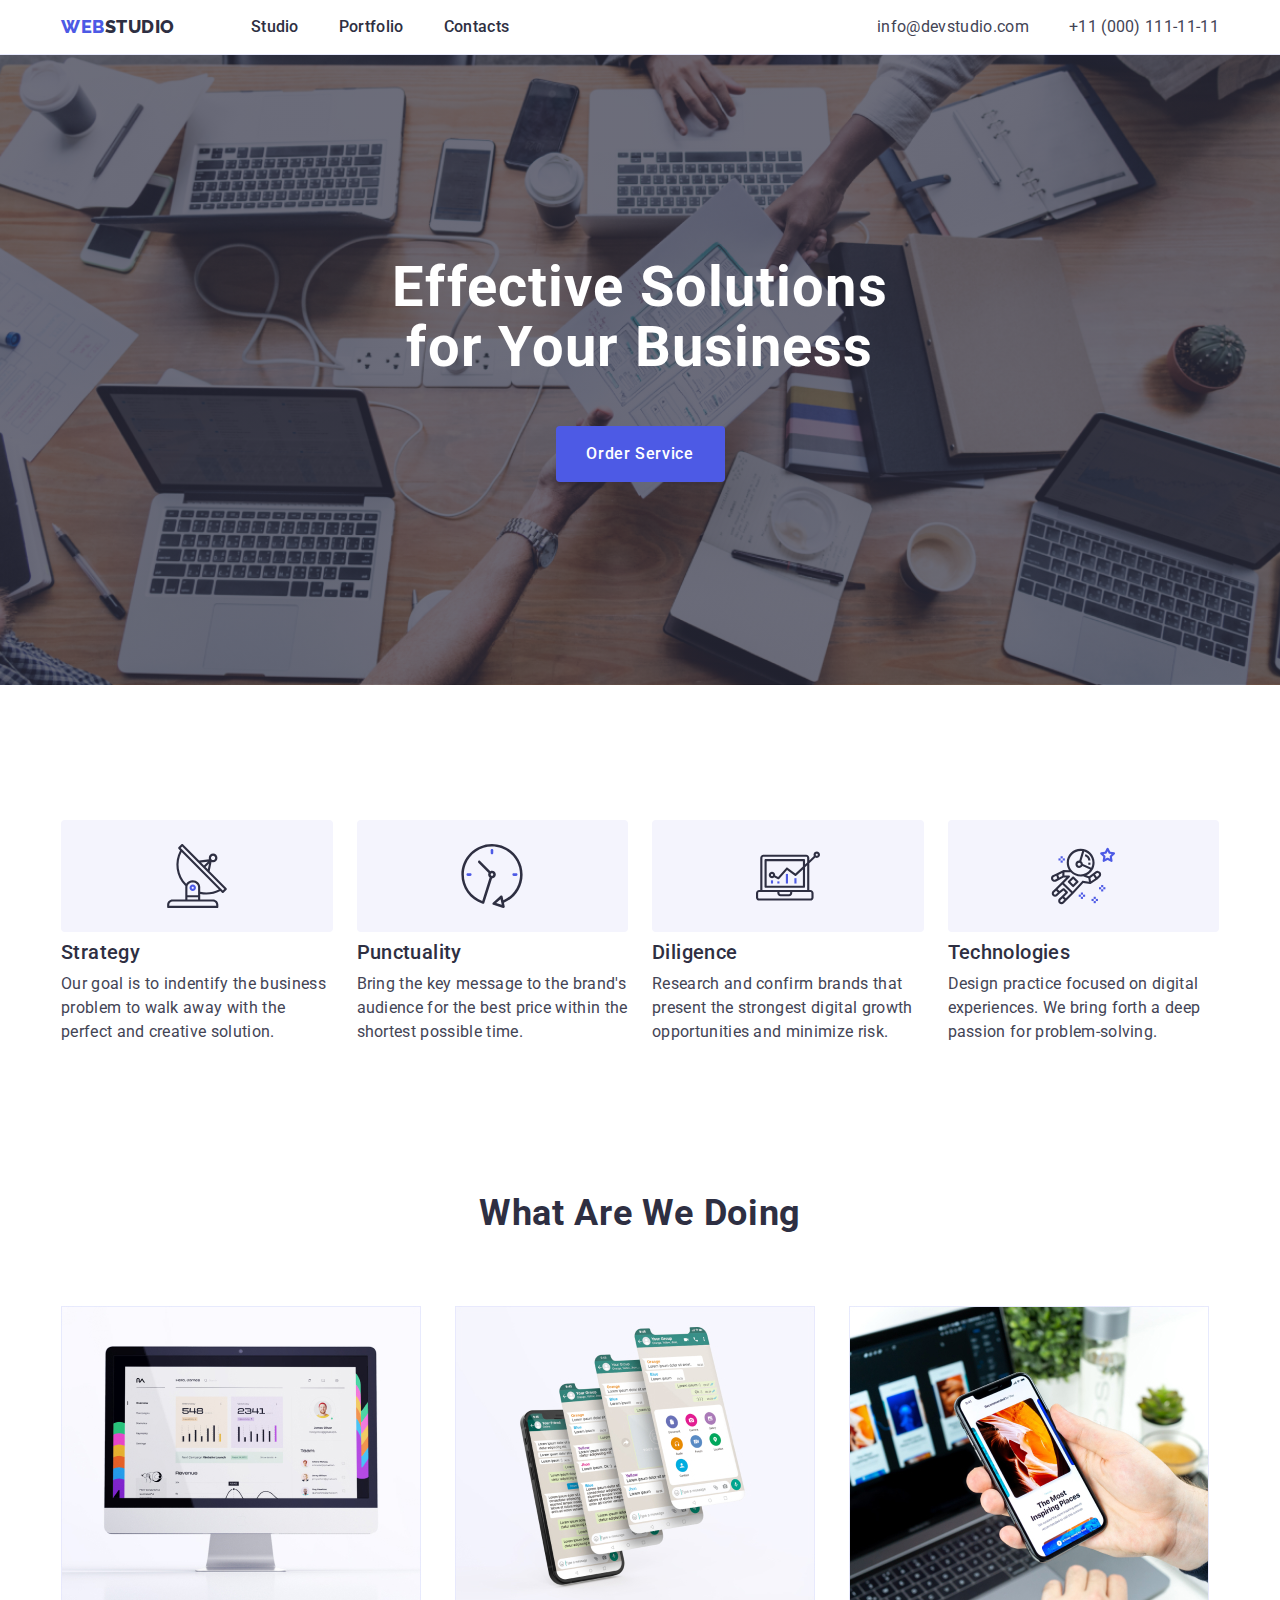
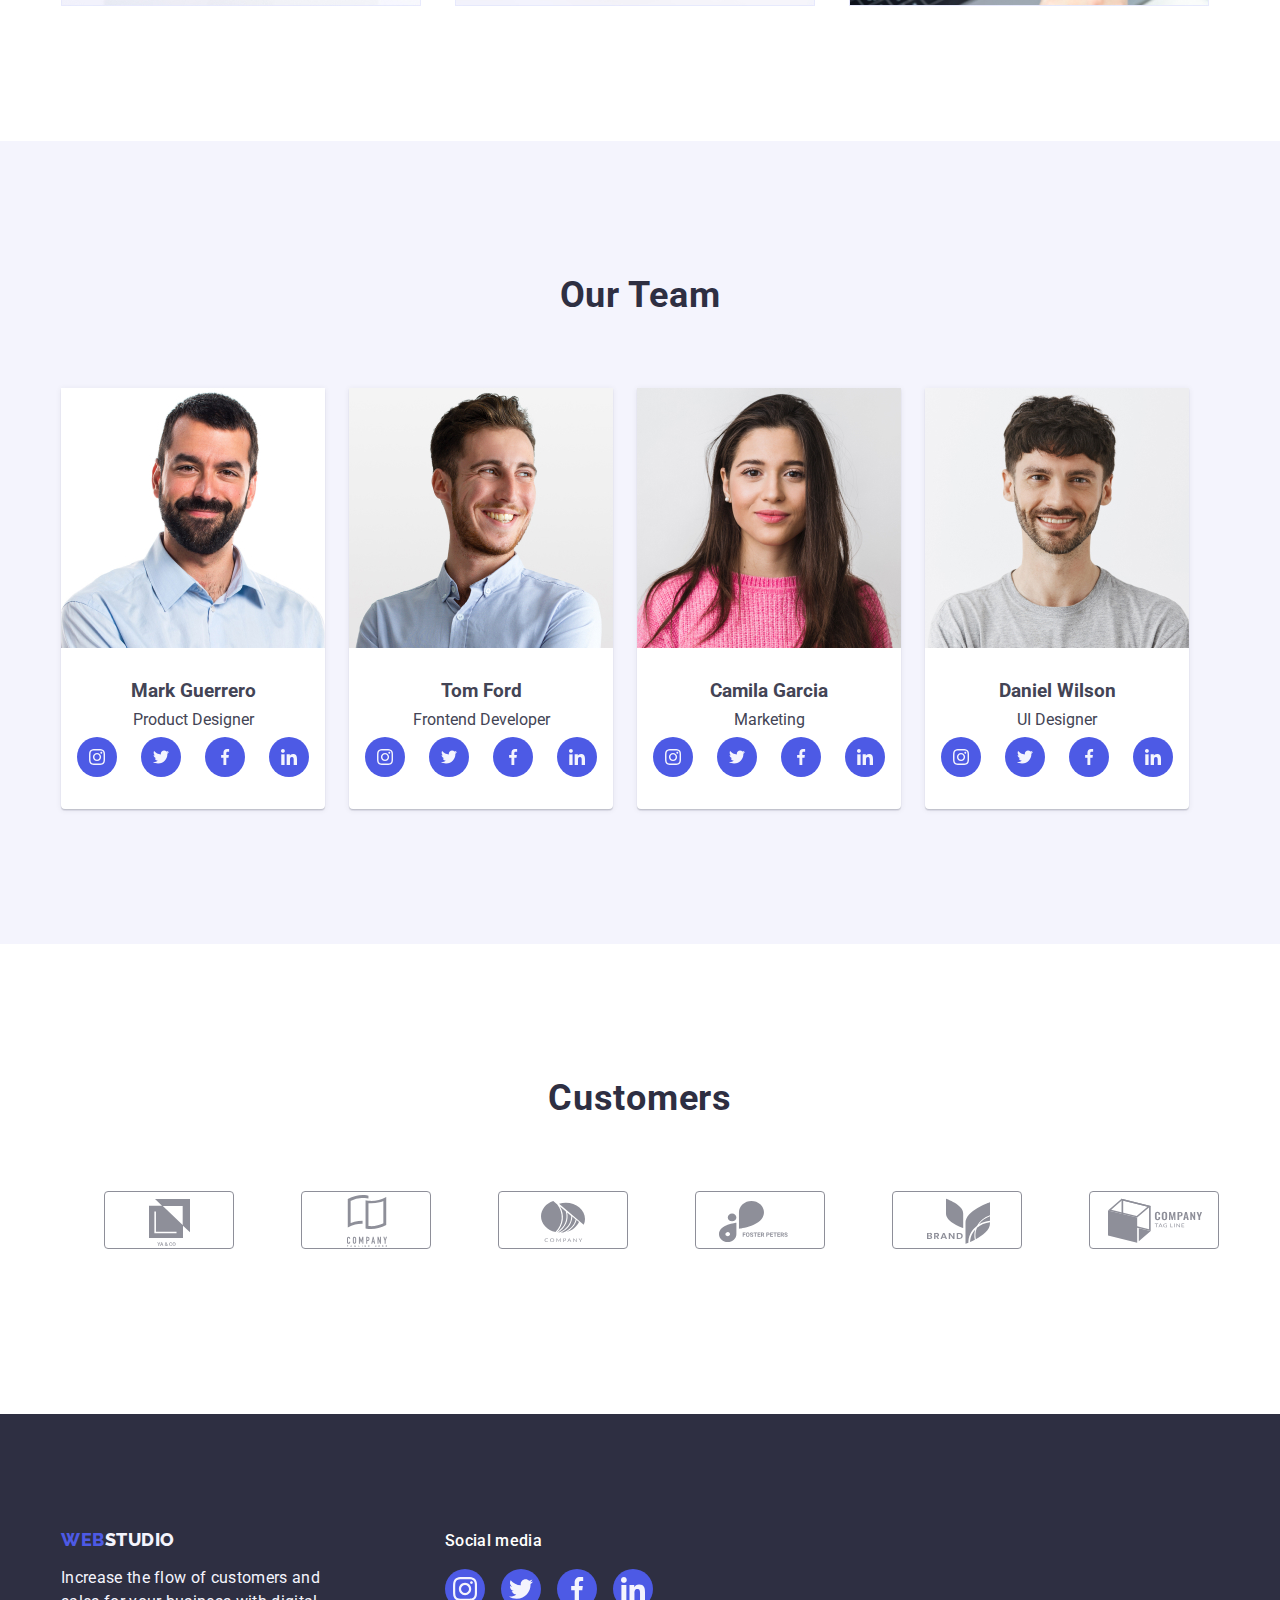
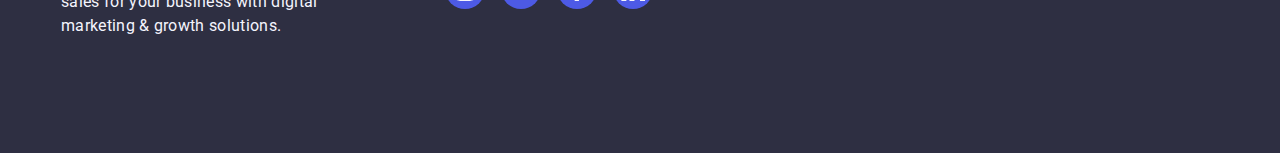
<file: index.html>
<!DOCTYPE html>
<html lang="en">
  <head>
    <meta charset="UTF-8" />
    <meta name="viewport" content="width=device-width, initial-scale=1.0" />
    <title>Index</title>

    <!-- Fonts -->
    <link rel="preconnect" href="https://fonts.googleapis.com" />
    <link rel="preconnect" href="https://fonts.gstatic.com" crossorigin />
    <link
      href="https://fonts.googleapis.com/css2?family=Raleway:wght@100;200;300;400;500;600;700;800;900&family=Roboto:wght@100;300;400;500;700;800;900&display=swap"
      rel="stylesheet"
    />

    <!-- my css -->
    <link rel="stylesheet" href="./css/styles.css" />
  </head>
  <body>
    <!-- my header -->
    <header class="header">
      <div class="top-header container">
        <nav class="nav">
          <a class="logo link" href="./index.html"
            >Web<span class="header-logo">Studio</span></a
          >

          <ul class="menu list">
            <li class="list-item">
              <a class="item link" href="./index.html">Studio</a>
            </li>
            <li class="list-item">
              <a class="item link" href="./portfolio.html">Portfolio</a>
            </li>
            <li class="list-item">
              <a class="item link" href="">Contacts</a>
            </li>
          </ul>
        </nav>

        <address class="contacts">
          <ul class="address list">
            <li class="contact-item">
              <a class="contact link" href="mailto:info@devstudio.com"
                >info@devstudio.com</a
              >
            </li>
            <li class="contact-item">
              <a class="contact link" href="tel:+110001111111"
                >+11 (000) 111-11-11</a
              >
            </li>
          </ul>
        </address>
      </div>
    </header>

    <!-- my main -->
    <main>
      <!-- 1stsection -->
      <section class="first-section">
        <div class="container">
          <h1 class="main-header">Effective Solutions for Your Business</h1>
          <button class="button" type="button">Order Service</button>
        </div>
      </section>

      <!-- 2ndsection-->
      <section class="second-section">
        <div class="container">
          <h2 class="visual-hidden">List</h2>
          <ul class="info list">
            <!-- Antenna Icon -->
            <li class="info-card">
              <div class="icon-container">
                <svg xmlns="http://www.w3.org/2000/svg" width="64" height="64">
                  <use href="./images/icons.svg#antenna"></use>
                </svg>
              </div>
              <h3 class="list-header">Strategy</h3>
              <p class="list-text">
                Our goal is to indentify the business problem to walk away with
                the perfect and creative solution.
              </p>
            </li>
            <!-- Clock Icon -->
            <li class="info-card">
              <div class="icon-container">
                <svg xmlns="http://www.w3.org/2000/svg" width="64" height="64">
                  <use href="./images/icons.svg#clock"></use>
                </svg>
              </div>
              <h3 class="list-header">Punctuality</h3>
              <p class="list-text">
                Bring the key message to the brand's audience for the best price
                within the shortest possible time.
              </p>
            </li>
              <!-- Diagram Icon -->
            <li class="info-card">
              <div class="icon-container">
                <svg xmlns="http://www.w3.org/2000/svg" width="64" height="64">
                  <use href="./images/icons.svg#diagram"></use>
                </svg>
              </div>
              <h3 class="list-header">Diligence</h3>
              <p class="list-text">
                Research and confirm brands that present the strongest digital
                growth opportunities and minimize risk.
              </p>
            </li>
              <!-- Astronaut Out of Balance -->
            <li class="info-card">
              <div class="icon-container">
                <svg xmlns="http://www.w3.org/2000/svg" width="64" height="64">
                  <use href="./images/icons.svg#astronaut"></use>
                </svg>
              </div>
              <h3 class="list-header">Technologies</h3>
              <p class="list-text">
                Design practice focused on digital experiences. We bring forth a
                deep passion for problem-solving.
              </p>
            </li>
          </ul>
        </div>
      </section>

      <!-- 3rdSection-->

      <section class="third-section">
        <div class="container">
          <h2 class="header-title">What are we doing</h2>
          <ul class="service list">
            <li class="service-info">
              <img
                src="./images/desktop-images.jpg"
                alt="Image of a desktop"
                width="360"
              />
            </li>
            <li class="service-info">
              <img
                src="./images/mobile-apps-image.jpg"
                alt="Image of a mobile application"
                width="360"
              />
            </li>
            <li class="service-info">
              <img
                src="./images/mobile-image.jpg"
                alt="Image of a mobile phone"
                width="360"
              />
            </li>
          </ul>
        </div>
      </section>

      <!-- 4thsection -->

      <section class="fourth-section">
        <div class="container">
          <h2 class="header-title">Our Team</h2>
          <ul class="list team">
            <!-- Member 1 -->
            <li class="team-member">
              <img
                src="./images/mark.jpg"
                alt="Image of Mark Guerrero"
                width="264"
              />
              <div class="member-info">
                <h3 class="list-header">Mark Guerrero</h3>
                <p class="list-text">Product Designer</p>
                <ul class="list socmed-info">
                  <!-- Instagram Logo -->
                  <li class="socmed-items">
                    <a href="" class="socmed-link">
                      <svg
                        class="socmed-icon"
                        xmlns="http://www.w3.org/2000/svg"
                        width="16"
                        height="16"
                      >
                        <use href="./images/icons.svg#instagram"></use>
                      </svg>
                    </a>
                  </li>
                  <!-- Twitter Logo -->
                  <li class="socmed-items">
                    <a href="" class="socmed-link">
                      <svg
                        class="socmed-icon"
                        xmlns="http://www.w3.org/2000/svg"
                        width="16"
                        height="16"
                      >
                        <use href="./images/icons.svg#twitter"></use>
                      </svg>
                    </a>
                  </li>

                  <!-- Facebook Logo -->
                  <li class="socmed-items">
                    <a href="" class="socmed-link">
                      <svg
                        class="socmed-icon"
                        xmlns="http://www.w3.org/2000/svg"
                        width="16"
                        height="16"
                      >
                        <use href="./images/icons.svg#facebook"></use>
                      </svg>
                    </a>
                  </li>

                  <!-- LinkedIn Logo -->
                  <li class="socmed-items">
                    <a href="" class="socmed-link">
                      <svg
                        class="socmed-icon"
                        xmlns="http://www.w3.org/2000/svg"
                        width="16"
                        height="16"
                      >
                        <use href="./images/icons.svg#linkedin"></use>
                      </svg>
                    </a>
                  </li>
                </ul>
              </div>
            </li>

            <!-- Member 2 -->
            <li class="team-member">
              <img src="./images/tom.jpg" alt="Image of Tom Ford" width="264" />

              <div class="member-info">
                <h3 class="list-header">Tom Ford</h3>
                <p class="list-text">Frontend Developer</p>
                <ul class="list socmed-info">
                  <!-- Instagram Logo -->
                  <li class="socmed-items">
                    <a href="" class="socmed-link">
                      <svg
                        class="socmed-icon"
                        xmlns="http://www.w3.org/2000/svg"
                        width="16"
                        height="16"
                      >
                        <use href="./images/icons.svg#instagram"></use>
                      </svg>
                    </a>
                  </li>
                  <!-- Twitter Logo -->
                  <li class="socmed-items">
                    <a href="" class="socmed-link">
                      <svg
                        class="socmed-icon"
                        xmlns="http://www.w3.org/2000/svg"
                        width="16"
                        height="16"
                      >
                        <use href="./images/icons.svg#twitter"></use>
                      </svg>
                    </a>
                  </li>

                  <!-- Facebook Logo -->
                  <li class="socmed-items">
                    <a href="" class="socmed-link">
                      <svg
                        class="socmed-icon"
                        xmlns="http://www.w3.org/2000/svg"
                        width="16"
                        height="16"
                      >
                        <use href="./images/icons.svg#facebook"></use>
                      </svg>
                    </a>
                  </li>

                  <!-- LinkedIn Logo -->
                  <li class="socmed-items">
                    <a href="" class="socmed-link">
                      <svg
                        class="socmed-icon"
                        xmlns="http://www.w3.org/2000/svg"
                        width="16"
                        height="16"
                      >
                        <use href="./images/icons.svg#linkedin"></use>
                        </svg>
                    </a>
                  </li>
                </ul>
              </div>
            </li>

            <!-- Member 3 -->
            <li class="team-member">
              <img
                src="./images/camila.jpg"
                alt="Image of Camila Garcia"
                width="264"
              />
              <div class="member-info">
                <h3 class="list-header">Camila Garcia</h3>
                <p class="list-text">Marketing</p>
                <ul class="list socmed-info">
                  <!-- Instagram Logo -->
                  <li class="socmed-items">
                    <a href="" class="socmed-link">
                      <svg
                        class="socmed-icon"
                        xmlns="http://www.w3.org/2000/svg"
                        width="16"
                        height="16"
                      >
                        <use href="./images/icons.svg#instagram"></use>
                      </svg>
                    </a>
                  </li>
                  <!-- Twitter Logo -->
                  <li class="socmed-items">
                    <a href="" class="socmed-link">
                      <svg
                        class="socmed-icon"
                        xmlns="http://www.w3.org/2000/svg"
                        width="16"
                        height="16"
                      >
                        <use href="./images/icons.svg#twitter"></use>
                      </svg>
                    </a>
                  </li>

                  <!-- Facebook Logo -->
                  <li class="socmed-items">
                    <a href="" class="socmed-link">
                      <svg
                        class="socmed-icon"
                        xmlns="http://www.w3.org/2000/svg"
                        width="16"
                        height="16"
                      >
                        <use href="./images/icons.svg#facebook"></use>
                      </svg>
                    </a>
                  </li>

                  <!-- LinkedIn Logo -->
                  <li class="socmed-items">
                    <a href="" class="socmed-link">
                      <svg
                        class="socmed-icon"
                        xmlns="http://www.w3.org/2000/svg"
                        width="16"
                        height="16"
                      >
                        <use href="./images/icons.svg#linkedin"></use>
                      </svg>
                    </a>
                  </li>
                </ul>
              </div>
            </li>

            <!-- Member 4 -->
            <li class="team-member">
              <img
                src="./images/daniel.jpg"
                alt="Image of Daniel Wilson"
                width="264"
              />
              <div class="member-info">
                <h3 class="list-header">Daniel Wilson</h3>
                <p class="list-text">UI Designer</p>
                <ul class="list socmed-info">
                  <!-- Instagram Logo -->
                  <li class="socmed-items">
                    <a href="" class="socmed-link">
                      <svg
                        class="socmed-icon"
                        xmlns="http://www.w3.org/2000/svg"
                        width="16"
                        height="16"
                      >
                        <use href="./images/icons.svg#instagram"></use>
                      </svg>
                    </a>
                  </li>
                  <!-- Twitter Logo -->
                  <li class="socmed-items">
                    <a href="" class="socmed-link">
                      <svg
                        class="socmed-icon"
                        xmlns="http://www.w3.org/2000/svg"
                        width="16"
                        height="16"
                      >
                        <use href="./images/icons.svg#twitter"></use>
                      </svg>
                    </a>
                  </li>

                  <!-- Facebook Logo -->
                  <li class="socmed-items">
                    <a href="" class="socmed-link">
                      <svg
                        class="socmed-icon"
                        xmlns="http://www.w3.org/2000/svg"
                        width="16"
                        height="16"
                      >
                        <use href="./images/icons.svg#facebook"></use>
                      </svg>
                    </a>
                  </li>

                  <!-- LinkedIn Logo -->
                  <li class="socmed-items">
                    <a href="" class="socmed-link">
                      <svg
                        class="socmed-icon"
                        xmlns="http://www.w3.org/2000/svg"
                        width="16"
                        height="16"
                      >
                        <use href="./images/icons.svg#linkedin"></use>
                       </svg>
                    </a>
                  </li>
                </ul>
              </div>
            </li>
          </ul>
        </div>
      </section>

      <!-- 5th Section -->

      <section class="fifth-section">
        <div class="container">
          <h2 class="header-title">Customers</h2>
          <ul class="list customer">

            <!-- Client #1 -->
            <li class="customer-list"></li>
              <a href="" class="customer-link">
                <svg
                  xmlns="http://www.w3.org/2000/svg"
                  width="104"
                  height="56"
                  class="customer-icon"
                >
                  <use href="./images/icons.svg#client-1"></use>
                </svg>
              </a>
            </li>

            <!-- Client #2 -->
             <li class="customer-list"></li>
              <a href="" class="customer-link">
                <svg
                  xmlns="http://www.w3.org/2000/svg"
                  width="104"
                  height="56"
                  class="customer-icon"
                >
                  <use href="./images/icons.svg#client-2"></use>
                </svg>
              </a>
            </li>

            <!-- Client #3 -->
             <li class="customer-list"></li>
              <a href="" class="customer-link">
                <svg
                  xmlns="http://www.w3.org/2000/svg"
                  width="104"
                  height="56"
                  class="customer-icon"
                >
                  <use href="./images/icons.svg#client-3"></use>
                </svg>
              </a>
            </li>

            <!-- Client #4 -->
             <li class="customer-list"></li>
              <a href="" class="customer-link">
                <svg
                  xmlns="http://www.w3.org/2000/svg"
                  width="104"
                  height="56"
                  class="customer-icon"
                >
                  <use href="./images/icons.svg#client-4"></use>
                </svg>
              </a>
            </li>
            
            <!-- Client #5 -->
             <li class="customer-list"></li>
              <a href="" class="customer-link">
                <svg
                  xmlns="http://www.w3.org/2000/svg"
                  width="104"
                  height="56"
                  class="customer-icon"
                >
                  <use href="./images/icons.svg#client-5"></use>
                </svg>
              </a>
            </li>

            <!-- Client #6 -->
             <li class="customer-list"></li>
              <a href="" class="customer-link">
                <svg
                  xmlns="http://www.w3.org/2000/svg"
                  width="104"
                  height="56"
                  class="customer-icon"
                >
                  <use href="./images/icons.svg#client-6"></use>
                </svg>
              </a>
            </li>
          </ul>
        </div>
      </section>
    </main>

    <!-- myfooter -->

    <footer class="footer">
      <div class="container">
        <!-- Logo & Text -->
        <div class="wrapper">
          <a class="logo link" href="./index.html"
            >Web<span class="footer-logo">Studio</span></a
          >
          <p class="footer-text">
            Increase the flow of customers and sales for your business with
            digital marketing & growth solutions.
          </p>
        </div>
          <!-- Social Media Logo -->
        <div class="wrapper">
          <p class="footer-socmed-header">Social media</p>
          <ul class="list footer-socmed">

            <!-- Instagram Logo -->
            <li class="footer-socmed-icon">
              <a href="" class="footer-socmed-link">
                <svg
                  class="footer-socmed-svg"
                  xmlns="http://www.w3.org/2000/svg"
                  width="24"
                  height="24"
                >
                  <use href="./images/icons.svg#instagram-footer"></use>
                </svg>
              </a>
            </li>

            <!-- Twitter Logo -->
            <li class="footer-socmed-icon">
              <a href="" class="footer-socmed-link">
                <svg
                  class="footer-socmed-svg"
                  xmlns="http://www.w3.org/2000/svg"
                  width="24"
                  height="24"
                >
                  <use href="./images/icons.svg#twitter-footer"></use>
                </svg>
              </a>
            </li>

            <!-- Facebook Logo -->
            <li class="footer-socmed-icon">
              <a href="" class="footer-socmed-link">
                <svg
                  class="footer-socmed-svg"
                  xmlns="http://www.w3.org/2000/svg"
                  width="24"
                  height="24"
                >
                  <use href="./images/icons.svg#facebook-footer"></use>
                </svg>
              </a>
            </li>

            <!-- LinkedIn Logo -->
            <li class="footer-socmed-icon">
              <a href="" class="footer-socmed-link">
                <svg
                  class="footer-socmed-svg"
                  xmlns="http://www.w3.org/2000/svg"
                  width="24"
                  height="24"
                >
                  <use href="./images/icons.svg#linkedin-footer"></use>
                </svg>
              </a>
            </li>
          </ul>
        </div>
      </div>
    </footer>
  </body>
</html>
</file>
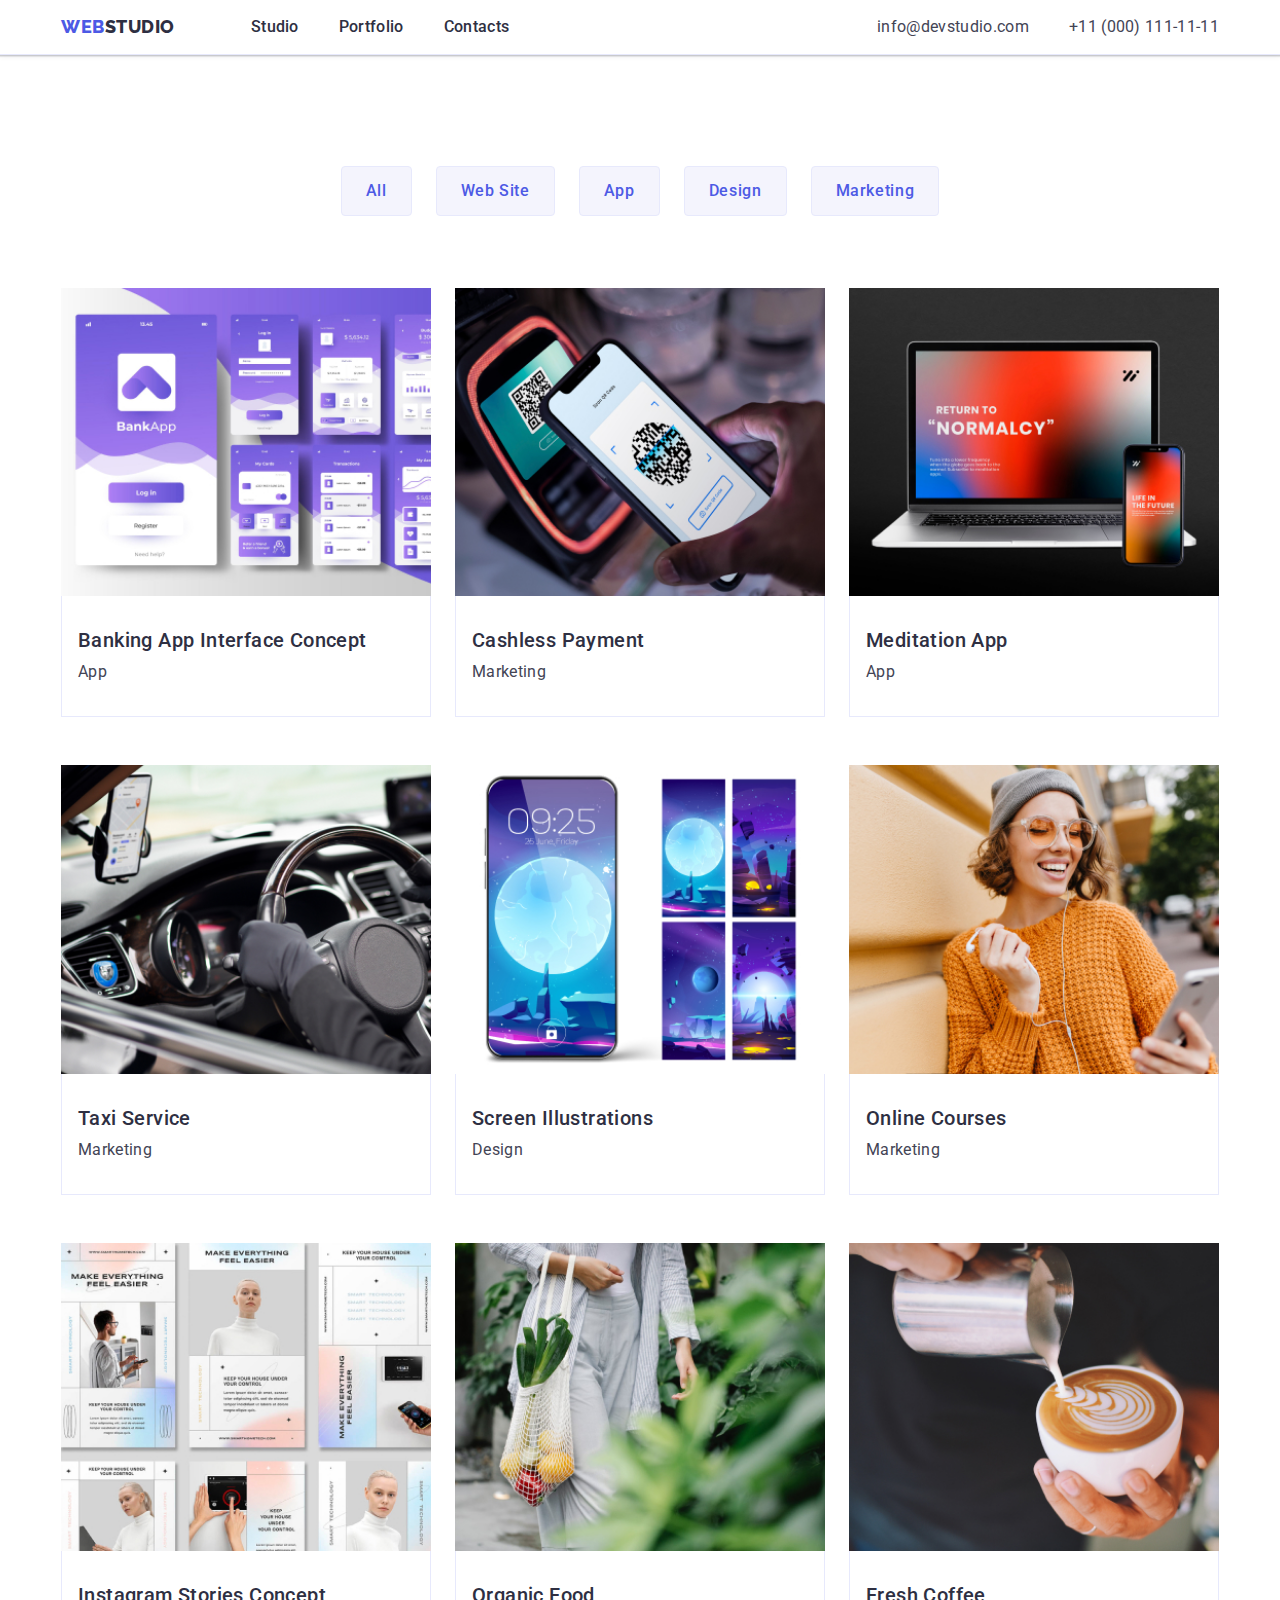
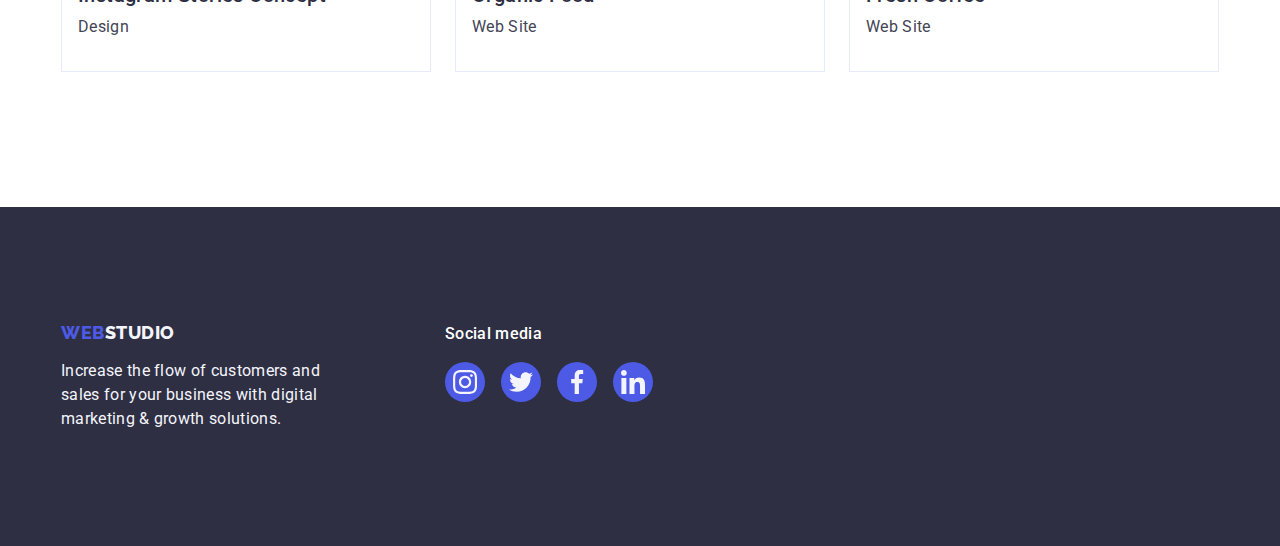
<file: portfolio.html>
<!DOCTYPE html>
<html lang="en">
  <head>
    <meta charset="UTF-8" />
    <meta name="viewport" content="width=device-width, initial-scale=1.0" />
    <title>Portfolio</title>

    <!-- Fonts -->
    <link rel="preconnect" href="https://fonts.googleapis.com" />
    <link rel="preconnect" href="https://fonts.gstatic.com" crossorigin />
    <link
      href="https://fonts.googleapis.com/css2?family=Raleway:wght@100;200;300;400;500;600;700;800;900&family=Roboto:wght@100;300;400;500;700;800;900&display=swap"
      rel="stylesheet"
    />

    <!-- my css -->
    <link rel="stylesheet" href="./css/styles.css" />
  </head>
  <body>
    <!-- my headers -->
    <header class="header">
      <div class="top-header container">
        <nav class="nav">
          <a class="logo link" href="./index.html"
            >Web<span class="header-logo">Studio</span></a
          >

          <ul class="list menu">
            <li class="list-item">
              <a class="item link" href="./index.html">Studio</a>
            </li>
            <li class="list-item">
              <a class="item link" href="./portfolio.html">Portfolio</a>
            </li>
            <li class="list-item">
              <a class="item link" href="">Contacts</a>
            </li>
          </ul>
        </nav>

        <address class="contacts">
          <ul class="list">
            <li class="contact-item">
              <a class="contact link" href="mailto:info@devstudio.com"
                >info@devstudio.com</a
              >
            </li>
            <li class="contact-item">
              <a class="contact link" href="tel:+110001111111"
                >+11 (000) 111-11-11</a
              >
            </li>
          </ul>
        </address>
      </div>
    </header>

    <!-- my Main  -->
    <main>
      <section class="services-section">
        <div class="container">
          <h1 class="visual-hidden">Services</h1>

          <!-- The Buttons -->
          <ul class="btn list">
            <li><button type="button" class="btn-menu">All</button></li>
            <li><button type="button" class="btn-menu">Web Site</button></li>
            <li><button type="button" class="btn-menu">App</button></li>
            <li><button type="button" class="btn-menu">Design</button></li>
            <li><button type="button" class="btn-menu">Marketing</button></li>
          </ul>

          <!-- The Services  -->

          <ul class="svc list">
            <li class="svc-item">
              <a class="svc link" href="">
                <img
                  src="./images/imgmobile.jpg"
                  alt="Image of mobile bank"
                  width="370"
                />
                <div class="svc-info">
                  <h2 class="list-header">Banking App Interface Concept</h2>
                  <p class="list-text">App</p>
                </div>
              </a>
            </li>

            <li class="svc-item">
              <a class="svc link" href="">
                <img
                  src="./images/imgpayment.jpg"
                  alt="Image of a mobile payment"
                  width="370"
                />
                <div class="svc-info">
                  <h2 class="list-header">Cashless Payment</h2>
                  <p class="list-text">Marketing</p>
                </div>
              </a>
            </li>

            <li class="svc-item">
              <a class="svc link" href="">
                <img
                  src="./images/imglaptop.jpg"
                  alt="Image of a meditation app"
                  width="370"
                />
                <div class="svc-info">
                  <h2 class="list-header">Meditation App</h2>
                  <p class="list-text">App</p>
                </div>
              </a>
            </li>

            <li class="svc-item">
              <a class="svc link" href="">
                <img
                  src="./images/imgcar.jpg"
                  alt="Image of a driving"
                  width="370"
                />
                <div class="svc-info">
                  <h2 class="list-header">Taxi Service</h2>
                  <p class="list-text">Marketing</p>
                </div>
              </a>
            </li>

            <li class="svc-item">
              <a class="svc link" href="">
                <img
                  src="./images/imgwall.jpg"
                  alt="Image of a screen Illustrations"
                  width="370"
                />
                <div class="svc-info">
                  <h2 class="list-header">Screen Illustrations</h2>
                  <p class="list-text">Design</p>
                </div>
              </a>
            </li>

            <li class="svc-item">
              <a class="svc link" href="">
                <img
                  src="./images/imggirlsg.jpg"
                  alt="Image of a Online Courses "
                  width="370"
                />
                <div class="svc-info">
                  <h2 class="list-header">Online Courses</h2>
                  <p class="list-text">Marketing</p>
                </div>
              </a>
            </li>

            <li class="svc-item">
              <a class="svc link" href="">
                <img
                  src="./images/imggirldesign.jpg"
                  alt="Image of Instagram Stories "
                  width="370"
                />
                <div class="svc-info">
                  <h2 class="list-header">Instagram Stories Concept</h2>
                  <p class="list-text">Design</p>
                </div>
              </a>
            </li>

            <li class="svc-item">
              <a class="svc link" href="">
                <img
                  src="./images/imgvegie.jpg"
                  alt="Image of Vegetable "
                  width="370"
                />
                <div class="svc-info">
                  <h2 class="list-header">Organic Food</h2>
                  <p class="list-text">Web Site</p>
                </div>
              </a>
            </li>

            <li class="svc-item">
              <a class="svc link" href="">
                <img
                  src="./images/imgcoffee.jpg"
                  alt="Image of a Fresh Coffee "
                  width="370"
                />
                <div class="svc-info">
                  <h2 class="list-header">Fresh Coffee</h2>
                  <p class="list-text">Web Site</p>
                </div>
              </a>
            </li>
          </ul>
        </div>
      </section>
    </main>

    <!-- myfooter -->

    <footer class="footer">
      <div class="container">
        <!-- Logo & Text -->
        <div class="wrapper">
          <a class="logo link" href="./index.html"
            >Web<span class="footer-logo">Studio</span></a
          >
          <p class="footer-text">
            Increase the flow of customers and sales for your business with
            digital marketing & growth solutions.
          </p>
        </div>
        <!-- Social Media Logo -->
        <div class="wrapper">
          <p class="footer-socmed-header">Social media</p>
          <ul class="list footer-socmed">
            <!-- Instagram Logo -->
            <li class="footer-socmed-icon">
              <a href="" class="footer-socmed-link">
                <svg
                  class="footer-socmed-svg"
                  xmlns="http://www.w3.org/2000/svg"
                  width="24"
                  height="24"
                >
                  <use href="./images/icons.svg#instagram-footer"></use>
                </svg>
              </a>
            </li>

            <!-- Twitter Logo -->
            <li class="footer-socmed-icon">
              <a href="" class="footer-socmed-link">
                <svg
                  class="footer-socmed-svg"
                  xmlns="http://www.w3.org/2000/svg"
                  width="24"
                  height="24"
                >
                  <use href="./images/icons.svg#twitter-footer"></use>
                </svg>
              </a>
            </li>

            <!-- Facebook Logo -->
            <li class="footer-socmed-icon">
              <a href="" class="footer-socmed-link">
                <svg
                  class="footer-socmed-svg"
                  xmlns="http://www.w3.org/2000/svg"
                  width="24"
                  height="24"
                >
                  <use href="./images/icons.svg#facebook-footer"></use>
                </svg>
              </a>
            </li>

            <!-- LinkedIn Logo -->
            <li class="footer-socmed-icon">
              <a href="" class="footer-socmed-link">
                <svg
                  class="footer-socmed-svg"
                  xmlns="http://www.w3.org/2000/svg"
                  width="24"
                  height="24"
                >
                  <use href="./images/icons.svg#linkedin-footer"></use>
                </svg>
              </a>
            </li>
          </ul>
        </div>
      </div>
    </footer>
  </body>
</html>
</file>
<file: css/styles.css>
* {
  margin: 0;
  padding: 0;
}

:root {
  --slate: #434455;
  --iris: #4d5ae5;
  --white: #ffffff;
  --navy-blue: #2e2f42;
  --ocean: #404bbf;
  --cloud: #f4f4fd;
  --cornflower: #e7e9fc;
  --light-slate: #8e8f99;
  --green: #31d0aa;
}
/* forr index */
body {
  font-family: 'Roboto', sans-serif;
  color: var(--slate);
  background-color: var(--white);
}

/* forr header */
.logo {
  font-family: 'Raleway', sans-serif;
  font-weight: 800;
  font-size: 18px;
  line-height: 1.17;
  letter-spacing: 0.03em;
  text-transform: uppercase;
  color: var(--iris);
}

.header {
  border-bottom: 1px solid var(--cornflower);
  box-shadow: 0px 2px 1px rgba(46, 47, 66, 0.08),
    0px 1px 1px rgba(46, 47, 66, 0.16), 0px 1px 6px rgba(46, 47, 66, 0.08);
}

.top-header {
  display: flex;
  justify-content: space-between;
}

.nav,
.contacts {
  display: flex;
  align-items: center;
}

.container {
  width: 1158px;
  margin: 0 auto;
  padding: 15px 0px;
}

.logo {
  margin-right: 76px;
}

/* for navigation items*/
.link {
  text-decoration: none;
}

.header-logo {
  color: var(--navy-blue);
}

.list {
  list-style: none;
}
.nav > .list {
  display: flex;
  gap: 40px;
}
.list-item > .item {
  font-weight: 500;
  font-size: 16px;
  line-height: 1.5;
  letter-spacing: 0.02em;
  color: var(--navy-blue);
}

li > .link:hover,
li > .link:focus {
  color: var(--ocean);
}

/* for address */
.contacts {
  font-style: normal;
}

.contact-item > .contact {
  font-size: 16px;
  line-height: 1.5;
  letter-spacing: 0.02em;
  color: var(--slate);
}
.contacts > .list {
  display: flex;
  gap: 40px;
}

/* 1st section*/
.first-section {
  background-color: var(--navy-blue);
  padding: 188px 0;

  /* For HW04 */

  background-image: linear-gradient(
      rgba(46, 47, 66, 0.7),
      rgba(46, 47, 66, 0.7)
    ),
    url(../images/hero-img.jpg);
  background-repeat: no-repeat, no-repeat;
  background-position: center, center;
  background-size: cover;
  max-width: 1440px, 1440px;
}

.main-header {
  font-size: 56px;
  line-height: 1.07;
  text-align: center;
  letter-spacing: 0.02em;
  color: var(--white);
  max-width: 496px;
  margin: 0 auto 48px;
}

.button {
  background-color: var(--iris);
  font-family: inherit;
  font-weight: 500;
  font-size: 16px;
  line-height: 1.5;
  letter-spacing: 0.04em;
  color: var(--white);
  cursor: pointer;
  display: block;
  min-width: 169px;
  height: 56px;
  border: none;
  border-radius: 4px;
  margin: 0 auto;
}

.button:hover,
.button:focus {
  background-color: var(--ocean);
}

/*2nd section*/

.visual-hidden {
  position: absolute;
  width: 1px;
  height: 1px;
  margin: -1px;
  border: 0;
  padding: 0;
  white-space: nowrap;
  clip-path: inset(100%);
  clip: rect(0 0 0 0);
  overflow: hidden;
}

.info .list-header,
.svc .list-header {
  font-weight: 500;
  font-size: 20px;
  line-height: 1.2;
  letter-spacing: 0.02em;
  color: var(--navy-blue);
  margin-bottom: 8px;
  text-align: left;
}

.info .list-text,
.svc .list-text {
  font-size: 16px;
  line-height: 1.5;
  letter-spacing: 0.02em;
  color: var(--slate);
  text-align: left;
}
.second-section {
  padding: 120px 0;
}
.info.list {
  display: flex;
  gap: 24px;
}

/* For HW04 */

.icon-container {
  display: flex;
  align-items: center;
  justify-content: center;
  height: 112px;
  background-color: var(--cloud);
  border-radius: 4px;
  margin-bottom: 8px;
}

.info-card {
  flex-basis: calc((100% - 72px) / 4);
}

/*3rd section*/

.header-title {
  font-size: 36px;
  line-height: 1.11;
  text-align: center;
  letter-spacing: 0.02em;
  text-transform: capitalize;
  color: var(--navy-blue);
  margin-bottom: 72px;
}
.third-section {
  padding-bottom: 120px;
}

.service.list {
  display: flex;
  gap: 24px;
}
.service-info {
  flex-basis: calc((100% - 48px) / 3);
}
/*4th section*/
.fourth-section {
  background-color: var(--cloud);
  padding: 120px 0;
}
.team.list {
  display: flex;
  gap: 24px;
}

.team-member {
  background-color: var(--white);
  flex-basis: calc((100% -72px) / 4);
  border-radius: 0 0 4px 4px;

  /* For HW04 */
  box-shadow: 0px 1px 6px rgba(46, 47, 66, 0.08),
    0px 1px 1px rgba(46, 47, 66, 0.16), 0px 2px 1px rgba(46, 47, 66, 0.08);
}

.member-info {
  padding: 32px 0;
}

.list-header {
  text-align: center;
  margin-bottom: 8px;
}

.list-text {
  text-align: center;
}

/* For HW04 */
.socmed-info {
  gap: 24px;
  margin-top: 8px;
  display: flex;
  justify-content: center;
}

.socmed-items {
  width: 40px;
  height: 40px;
}

.socmed-link {
  display: flex;
  align-items: center;
  justify-content: center;
  width: 100%;
  height: 100%;
  background-color: var(--iris);
  border-radius: 50%;
}

.socmed-link:hover,
.socmed-link:focus {
  background-color: var(--ocean);
}

.socmed-icon {
  fill: var(--cloud);
}

/* For HW04 & 5th Section*/

.fifth-section {
  padding: 120px 0;
}

.customer {
  display: flex;
  gap: 24px;
}

.customer-list {
  width: calc((100% - 120px) / 6);
  height: 88px;
}

.customer-link {
  display: flex;
  align-items: center;
  justify-content: center;
  width: 100%;
  height: 100%;
  border: 1px solid var(--light-slate);
  border-radius: 4px;
  color: var(--light-slate);
}

.customer-link:hover,
.customer-link:focus {
  border-color: var(--ocean);
  color: var(--ocean);
}

.customer-icon {
  fill: currentColor;
}

/* myfooter*/

.footer {
  background-color: var(--navy-blue);
  padding: 100px 0;
}

.footer-logo {
  color: var(--cloud);
}

.footer-text {
  line-height: 1.5;
  color: var(--cloud);
  letter-spacing: 0.02em;
  max-width: 264px;
}
.footer .link {
  display: inline-block;
  margin-bottom: 16px;
}

/* HW04 For Footer */

.footer > .container {
  display: flex;
  align-items: baseline;
}

.wrapper {
  margin-right: 120px;
}

.footer-socmed-header {
  font-weight: 500;
  font-size: 16px;
  line-height: 1.5;
  letter-spacing: 0.02em;
  color: var(--white);
  margin-bottom: 16px;
}

.footer-socmed {
  display: flex;
  gap: 16px;
}

.footer-socmed-icon {
  width: 40px;
  height: 40px;
}

.footer-socmed-link {
  display: flex;
  align-items: center;
  justify-content: center;
  width: 100%;
  height: 100%;
  background-color: var(--iris);
  border-radius: 50%;
}

.footer-socmed-link:hover,
.footer-socmed-link:focus {
  background-color: var(--green);
}

.footer-socmed-svg {
  fill: var(--cloud);
}
/* for buttons */

.services-section {
  padding: 96px 0 120px 0;
}

.btn-menu {
  font-family: inherit;
  font-weight: 500;
  font-size: 16px;
  line-height: 1.5;
  letter-spacing: 0.04em;
  color: var(--iris);
  background-color: var(--cloud);
  cursor: pointer;
  padding: 12px 24px;
  border: 1px solid var(--cornflower);
  border-radius: 4px;
}

.btn-menu:hover,
.btn-menu:focus {
  color: var(--white);
  background-color: var(--ocean);
  border: 1px solid transparent;
  box-shadow: 0px 3px 1px rgba(0, 0, 0, 0.1), 0px 2px 1px rgba(0, 0, 0, 0.08),
    0px 2px 2px rgba(0, 0, 0, 0.12);
}

.btn.list {
  display: flex;
  justify-content: center;
  gap: 24px;
  margin-bottom: 72px;
}

/* all images covert to block element */

/* My Portfolio */
img {
  display: block;
  border-bottom: none;
}

.svc.list {
  display: flex;
  flex-wrap: wrap;
  column-gap: 24px;
  row-gap: 48px;
}

.svc-item {
  flex-basis: calc((100% - 48px) / 3);
}

.svc-info {
  padding: 32px 16px;
  border: 1px solid var(--cornflower);
  border-top: none;
}

.svc.link {
  display: block;
}

.svc.link:hover,
.svc.link:focus {
  box-shadow: 0px 3px 1px rgba(0, 0, 0, 0.1), 0px 2px 1px rgba(0, 0, 0, 0.08),
    0px 2px 2px rgba(0, 0, 0, 0.12);
}
</file>
